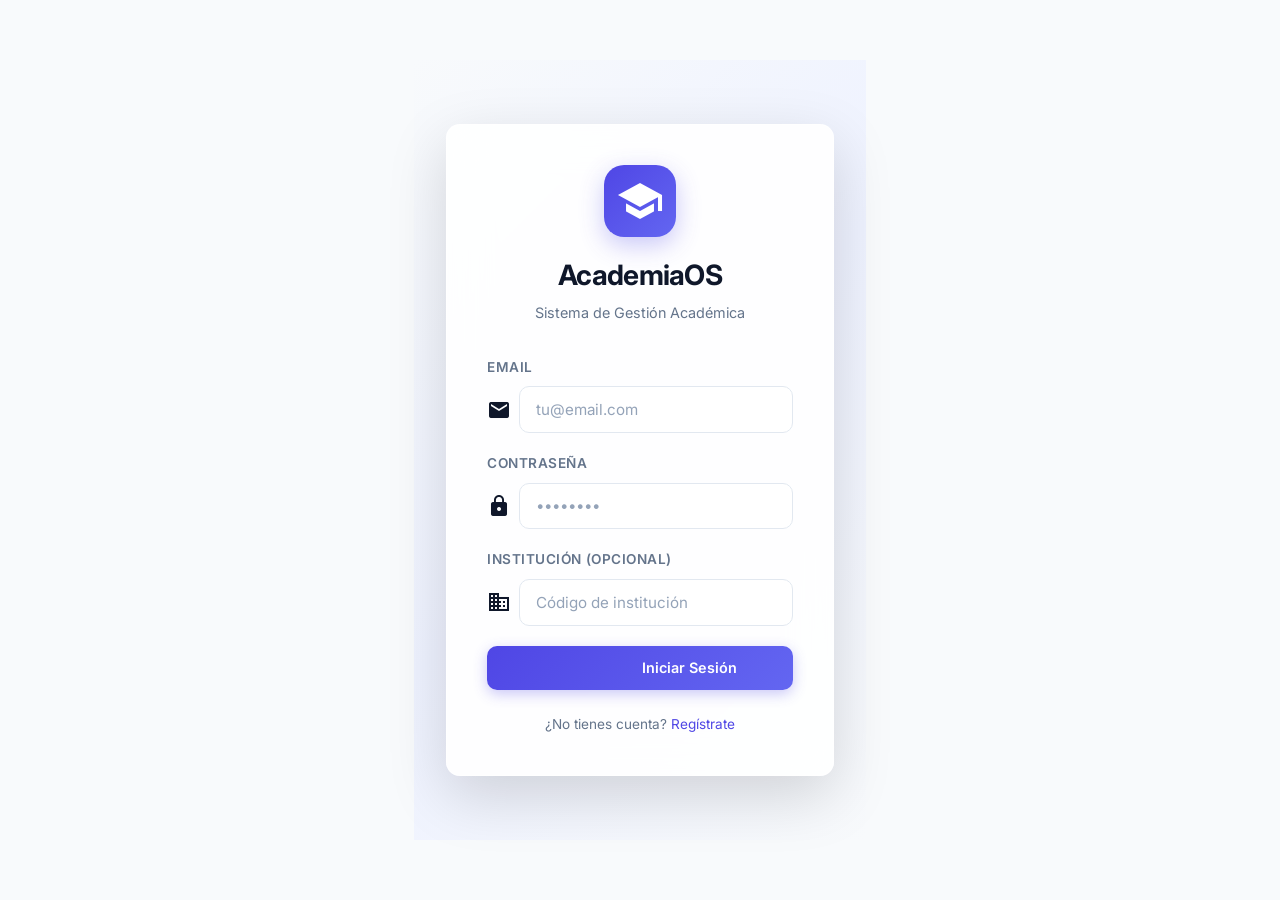
<file: assets/index.html>
<!DOCTYPE html>
<html lang="es">
<head>
    <meta charset="UTF-8">
    <meta name="viewport" content="width=device-width, initial-scale=1.0, maximum-scale=1.0, user-scalable=no">
    <meta name="description" content="AcademiaOS — Sistema de Gestión Académica Integral. Plataforma educativa de nivel empresarial.">
    <meta name="theme-color" content="#6366f1">
    <meta name="apple-mobile-web-app-capable" content="yes">
    <meta name="apple-mobile-web-app-status-bar-style" content="black-translucent">
    <title>AcademiaOS — Gestión Académica</title>
    
    <!-- Fonts -->
    <link rel="preconnect" href="https://fonts.googleapis.com">
    <link rel="preconnect" href="https://fonts.gstatic.com" crossorigin>
    <link href="https://fonts.googleapis.com/css2?family=Inter:wght@300;400;500;600;700;800&display=swap" rel="stylesheet">
    <link href="https://fonts.googleapis.com/icon?family=Material+Icons" rel="stylesheet">
    
    <!-- Styles -->
    <link rel="stylesheet" href="styles.css">
    
    <!-- PWA Manifest -->
    <link rel="manifest" href="manifest.json">
    <link rel="apple-touch-icon" href="icon-192.png">
</head>
<body>
    <!-- App Root -->
    <div id="app">
        
        <!-- ============ LOADING SCREEN ============ -->
        <div id="loading-screen" class="loading-screen">
            <div class="loading-brand">
                <div class="loading-logo-ring">
                    <span class="material-icons">school</span>
                </div>
                <h1 class="loading-title">AcademiaOS</h1>
                <p class="loading-subtitle">Cargando plataforma…</p>
            </div>
            <div class="loading-bar-track">
                <div class="loading-bar-fill"></div>
            </div>
        </div>

        <!-- ============ ERROR SCREEN ============ -->
        <div id="error-screen" class="error-screen hidden">
            <div class="error-content">
                <div class="error-icon-wrap">
                    <span class="material-icons">cloud_off</span>
                </div>
                <h2>Algo salió mal</h2>
                <p id="error-message">No se pudo conectar con el servidor</p>
                <button onclick="app.retry()" class="btn btn-primary" id="retry-btn">
                    <span class="material-icons">refresh</span>
                    Reintentar
                </button>
            </div>
        </div>

        <!-- ============ AUTH PAGES (Login / Register) ============ -->
        <div id="auth-container" class="auth-container hidden">
            <div id="auth-content"></div>
        </div>

        <!-- ============ MAIN APP SHELL ============ -->
        <div id="main-app" class="main-app hidden">
            
            <!-- Sidebar -->
            <aside class="sidebar" id="sidebar">
                <div class="sidebar-brand">
                    <span class="material-icons brand-icon">school</span>
                    <span class="brand-text">AcademiaOS</span>
                    <button class="sidebar-close-btn" id="sidebar-close-btn" aria-label="Cerrar menú">
                        <span class="material-icons">close</span>
                    </button>
                </div>
                
                <nav class="sidebar-nav" id="sidebar-nav">
                    <div class="nav-section">
                        <span class="nav-section-title">Principal</span>
                        <a href="#dashboard" class="nav-item" data-page="dashboard" id="nav-dashboard">
                            <span class="material-icons">space_dashboard</span>
                            <span>Dashboard</span>
                        </a>
                    </div>
                    <div class="nav-section">
                        <span class="nav-section-title">Académico</span>
                        <a href="#students" class="nav-item" data-page="students" id="nav-students">
                            <span class="material-icons">people</span>
                            <span>Estudiantes</span>
                        </a>
                        <a href="#courses" class="nav-item" data-page="courses" id="nav-courses">
                            <span class="material-icons">menu_book</span>
                            <span>Cursos</span>
                        </a>
                        <a href="#grades" class="nav-item" data-page="grades" id="nav-grades">
                            <span class="material-icons">grade</span>
                            <span>Calificaciones</span>
                        </a>
                        <a href="#attendance" class="nav-item" data-page="attendance" id="nav-attendance">
                            <span class="material-icons">event_available</span>
                            <span>Asistencia</span>
                        </a>
                    </div>
                    <div class="nav-section">
                        <span class="nav-section-title">Comunicación</span>
                        <a href="#messages" class="nav-item" data-page="messages" id="nav-messages">
                            <span class="material-icons">chat_bubble</span>
                            <span>Mensajes</span>
                            <span class="nav-badge hidden" id="messages-badge">0</span>
                        </a>
                        <a href="#notifications" class="nav-item" data-page="notifications" id="nav-notifications">
                            <span class="material-icons">notifications</span>
                            <span>Avisos</span>
                            <span class="nav-badge hidden" id="notifications-badge">0</span>
                        </a>
                    </div>
                    <div class="nav-section hidden" id="admin-nav-section">
                        <span class="nav-section-title">Administración</span>
                        <a href="#institutions" class="nav-item" data-page="institutions" id="nav-institutions">
                            <span class="material-icons">business</span>
                            <span>Instituciones</span>
                        </a>
                        <a href="#settings" class="nav-item" data-page="settings" id="nav-settings">
                            <span class="material-icons">settings</span>
                            <span>Configuración</span>
                        </a>
                    </div>
                </nav>

                <div class="sidebar-footer">
                    <div class="sidebar-user" id="sidebar-user">
                        <div class="user-avatar-circle" id="user-avatar">
                            <span class="material-icons">person</span>
                        </div>
                        <div class="user-meta">
                            <span class="user-name" id="sidebar-user-name">Usuario</span>
                            <span class="user-role" id="sidebar-user-role">—</span>
                        </div>
                        <button class="btn-icon" onclick="app.navigate('profile')" title="Mi perfil" id="profile-btn">
                            <span class="material-icons">chevron_right</span>
                        </button>
                    </div>
                </div>
            </aside>

            <!-- Sidebar Overlay (mobile) -->
            <div class="sidebar-overlay" id="sidebar-overlay"></div>

            <!-- Main Content Area -->
            <div class="content-area">
                <!-- Top Bar -->
                <header class="topbar" id="topbar">
                    <div class="topbar-left">
                        <button class="hamburger-btn" id="hamburger-btn" aria-label="Abrir menú">
                            <span class="material-icons">menu</span>
                        </button>
                        <h2 class="topbar-title" id="topbar-title">Dashboard</h2>
                    </div>
                    <div class="topbar-right">
                        <div class="topbar-search" id="topbar-search">
                            <span class="material-icons">search</span>
                            <input type="text" placeholder="Buscar…" id="global-search" autocomplete="off">
                        </div>
                        <button class="topbar-icon-btn" onclick="app.navigate('notifications')" title="Notificaciones" id="topbar-notif-btn">
                            <span class="material-icons">notifications_none</span>
                            <span class="topbar-badge hidden" id="topbar-notif-badge"></span>
                        </button>
                        <div class="topbar-user-menu" id="topbar-user-menu">
                            <button class="topbar-user-btn" id="topbar-user-btn">
                                <div class="user-avatar-sm" id="topbar-avatar">
                                    <span class="material-icons">person</span>
                                </div>
                                <span class="topbar-user-name" id="topbar-user-name">Usuario</span>
                                <span class="material-icons topbar-chevron">expand_more</span>
                            </button>
                            <div class="dropdown-menu" id="user-dropdown">
                                <a href="#profile" class="dropdown-item" id="dropdown-profile">
                                    <span class="material-icons">account_circle</span>
                                    Mi Perfil
                                </a>
                                <a href="#settings" class="dropdown-item" id="dropdown-settings">
                                    <span class="material-icons">settings</span>
                                    Configuración
                                </a>
                                <div class="dropdown-divider"></div>
                                <button class="dropdown-item dropdown-danger" onclick="app.logout()" id="dropdown-logout">
                                    <span class="material-icons">logout</span>
                                    Cerrar sesión
                                </button>
                            </div>
                        </div>
                    </div>
                </header>

                <!-- Page Content -->
                <main class="page-wrapper">
                    <div id="page-content" class="page-content"></div>
                </main>
            </div>
        </div>
    </div>

    <!-- Toast Container -->
    <div id="toast-container" class="toast-container"></div>

    <!-- Modal Container -->
    <div id="modal-container" class="modal-container hidden"></div>

    <!-- Scripts -->
    <script src="components-inline.js"></script>
    <script src="app.js"></script>

    <!-- Service Worker -->
    <script>
        if ('serviceWorker' in navigator) {
            window.addEventListener('load', () => {
                navigator.serviceWorker.register('/sw.js')
                    .then(() => console.log('SW registered'))
                    .catch(e => console.log('SW failed:', e));
            });
        }
    </script>

    <noscript>
        <div class="noscript-warning">
            <span class="material-icons noscript-icon">code_off</span>
            <h2>JavaScript está deshabilitado</h2>
            <p>Por favor habilite JavaScript para usar AcademiaOS</p>
        </div>
    </noscript>
</body>
</html>
</file>
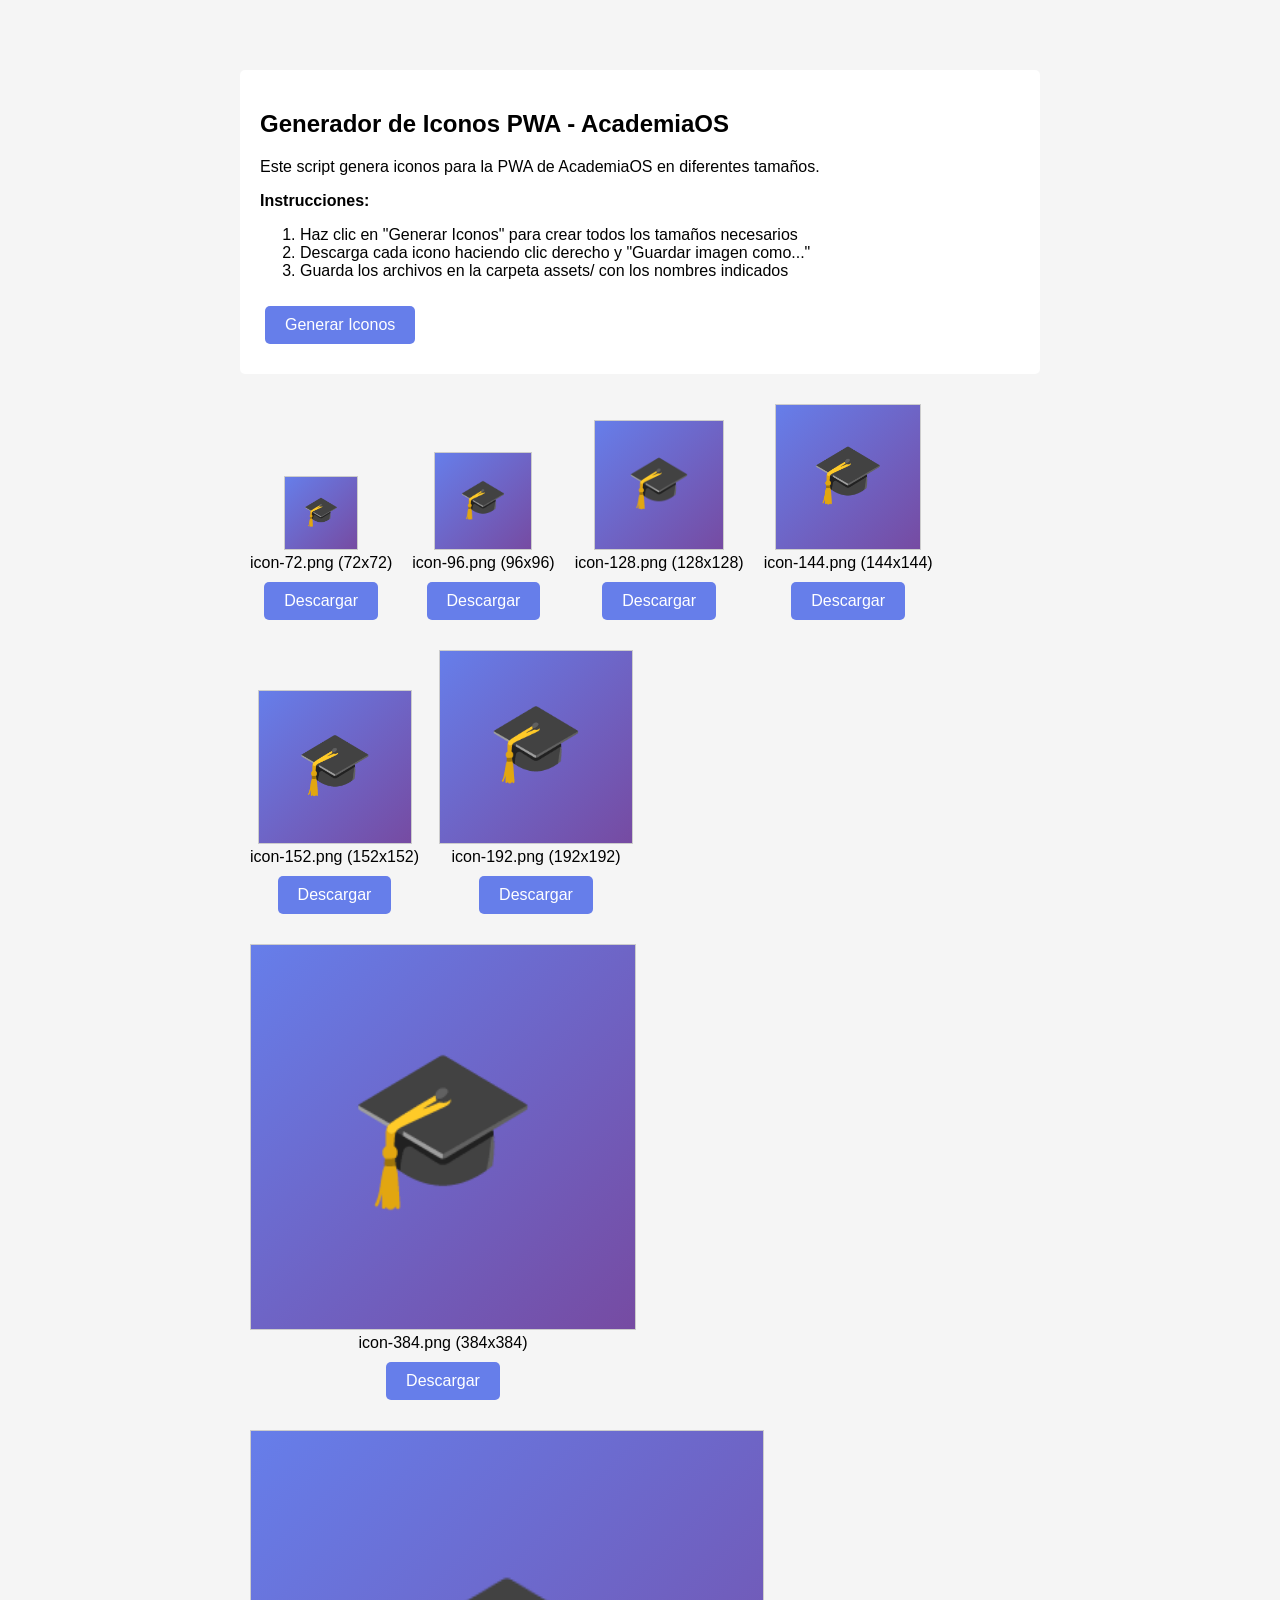
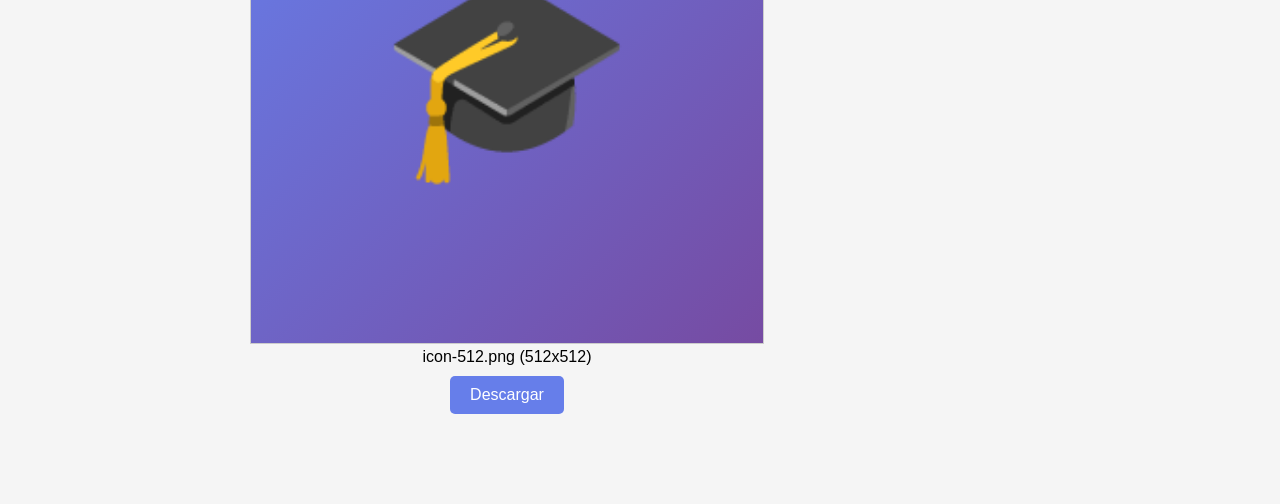
<file: assets/generate-icons.html>
<!DOCTYPE html>
<html>
<head>
    <title>Generate PWA Icons</title>
    <style>
        body {
            font-family: Arial, sans-serif;
            max-width: 800px;
            margin: 50px auto;
            padding: 20px;
            background: #f5f5f5;
        }
        .icon-preview {
            display: inline-block;
            margin: 10px;
            text-align: center;
        }
        canvas {
            border: 1px solid #ccc;
            background: white;
        }
        button {
            background: #667eea;
            color: white;
            padding: 10px 20px;
            border: none;
            border-radius: 5px;
            cursor: pointer;
            font-size: 16px;
            margin: 10px 5px;
        }
        button:hover {
            background: #5568d3;
        }
        .instructions {
            background: white;
            padding: 20px;
            border-radius: 5px;
            margin-bottom: 20px;
        }
    </style>
</head>
<body>
    <div class="instructions">
        <h2>Generador de Iconos PWA - AcademiaOS</h2>
        <p>Este script genera iconos para la PWA de AcademiaOS en diferentes tamaños.</p>
        <p><strong>Instrucciones:</strong></p>
        <ol>
            <li>Haz clic en "Generar Iconos" para crear todos los tamaños necesarios</li>
            <li>Descarga cada icono haciendo clic derecho y "Guardar imagen como..."</li>
            <li>Guarda los archivos en la carpeta assets/ con los nombres indicados</li>
        </ol>
        <button onclick="generateAllIcons()">Generar Iconos</button>
    </div>
    
    <div id="icons-container"></div>
    
    <script>
        const sizes = [
            { size: 72, name: 'icon-72.png' },
            { size: 96, name: 'icon-96.png' },
            { size: 128, name: 'icon-128.png' },
            { size: 144, name: 'icon-144.png' },
            { size: 152, name: 'icon-152.png' },
            { size: 192, name: 'icon-192.png' },
            { size: 384, name: 'icon-384.png' },
            { size: 512, name: 'icon-512.png' }
        ];
        
        function generateIcon(size) {
            const canvas = document.createElement('canvas');
            canvas.width = size;
            canvas.height = size;
            const ctx = canvas.getContext('2d');
            
            // Background gradient
            const gradient = ctx.createLinearGradient(0, 0, size, size);
            gradient.addColorStop(0, '#667eea');
            gradient.addColorStop(1, '#764ba2');
            ctx.fillStyle = gradient;
            ctx.fillRect(0, 0, size, size);
            
            // Draw school icon
            ctx.fillStyle = 'white';
            ctx.font = `${size * 0.4}px Arial`;
            ctx.textAlign = 'center';
            ctx.textBaseline = 'middle';
            ctx.fillText('🎓', size / 2, size / 2);
            
            return canvas;
        }
        
        function generateAllIcons() {
            const container = document.getElementById('icons-container');
            container.innerHTML = '';
            
            sizes.forEach(({ size, name }) => {
                const canvas = generateIcon(size);
                canvas.id = `icon-${size}`;
                
                const wrapper = document.createElement('div');
                wrapper.className = 'icon-preview';
                
                const label = document.createElement('div');
                label.textContent = `${name} (${size}x${size})`;
                
                const downloadBtn = document.createElement('button');
                downloadBtn.textContent = 'Descargar';
                downloadBtn.onclick = () => downloadIcon(canvas, name);
                
                wrapper.appendChild(canvas);
                wrapper.appendChild(label);
                wrapper.appendChild(downloadBtn);
                container.appendChild(wrapper);
            });
        }
        
        function downloadIcon(canvas, filename) {
            const link = document.createElement('a');
            link.download = filename;
            link.href = canvas.toDataURL('image/png');
            link.click();
        }
        
        // Auto-generate on load
        window.onload = generateAllIcons;
    </script>
</body>
</html>
</file>
<file: assets/styles.css>
/* ============================================================================
   AcademiaOS — Modern Light Theme
   Elegant, minimalist, clean white design system
   ============================================================================ */

/* ---------- CSS Custom Properties ---------- */
:root {
    --color-primary: #4f46e5;
    --color-primary-light: #6366f1;
    --color-primary-dark: #4338ca;
    --color-primary-bg: #eef2ff;

    --color-success: #059669;
    --color-success-bg: #ecfdf5;
    --color-warning: #d97706;
    --color-warning-bg: #fffbeb;
    --color-error: #dc2626;
    --color-error-bg: #fef2f2;
    --color-info: #2563eb;
    --color-info-bg: #eff6ff;

    --color-bg: #f8fafc;
    --color-surface: #ffffff;
    --color-surface-hover: #f1f5f9;
    --color-border: #e2e8f0;
    --color-border-light: #f1f5f9;

    --color-text: #0f172a;
    --color-text-secondary: #64748b;
    --color-text-muted: #94a3b8;

    --shadow-xs: 0 1px 2px rgba(0,0,0,0.04);
    --shadow-sm: 0 1px 3px rgba(0,0,0,0.06), 0 1px 2px rgba(0,0,0,0.04);
    --shadow-md: 0 4px 6px -1px rgba(0,0,0,0.07), 0 2px 4px -2px rgba(0,0,0,0.05);
    --shadow-lg: 0 10px 15px -3px rgba(0,0,0,0.08), 0 4px 6px -4px rgba(0,0,0,0.04);
    --shadow-xl: 0 20px 25px -5px rgba(0,0,0,0.08), 0 8px 10px -6px rgba(0,0,0,0.04);

    --radius-sm: 6px;
    --radius-md: 10px;
    --radius-lg: 14px;
    --radius-xl: 20px;
    --radius-full: 9999px;

    --font-family: 'Inter', -apple-system, BlinkMacSystemFont, 'Segoe UI', sans-serif;
    --transition: 200ms cubic-bezier(0.4, 0, 0.2, 1);
}

/* ---------- Reset & Base ---------- */
*, *::before, *::after { box-sizing: border-box; margin: 0; padding: 0; }

html { font-size: 16px; -webkit-font-smoothing: antialiased; -moz-osx-font-smoothing: grayscale; }

body {
    font-family: var(--font-family);
    background: var(--color-bg);
    color: var(--color-text);
    line-height: 1.6;
    min-height: 100vh;
}

a { color: var(--color-primary); text-decoration: none; transition: color var(--transition); }
a:hover { color: var(--color-primary-dark); }

h1 { font-size: 1.75rem; font-weight: 700; letter-spacing: -0.025em; color: var(--color-text); }
h2 { font-size: 1.25rem; font-weight: 600; letter-spacing: -0.02em; color: var(--color-text); }
h3 { font-size: 1rem; font-weight: 600; color: var(--color-text-secondary); }

/* ---------- Utility ---------- */
.hidden { display: none !important; }

/* ---------- Loading Screen ---------- */
.loading-screen {
    position: fixed; inset: 0; z-index: 9999;
    display: flex; flex-direction: column; align-items: center; justify-content: center; gap: 2rem;
    background: linear-gradient(135deg, var(--color-bg) 0%, var(--color-primary-bg) 100%);
}
.loading-screen p { color: var(--color-text-secondary); font-size: 0.95rem; font-weight: 500; }

.loading-brand {
    text-align: center;
    animation: fadeInUp 0.6s ease-out;
}

.loading-logo-ring {
    width: 80px; height: 80px;
    border-radius: 50%;
    background: linear-gradient(135deg, var(--color-primary) 0%, var(--color-primary-light) 100%);
    display: flex; align-items: center; justify-content: center;
    margin: 0 auto 1rem;
    box-shadow: 0 10px 40px rgba(79, 70, 229, 0.3);
    animation: pulse 2s ease-in-out infinite;
}
.loading-logo-ring .material-icons {
    font-size: 2.5rem !important;
    color: #fff;
}

.loading-title {
    font-size: 1.5rem; font-weight: 700;
    color: var(--color-text);
    margin-bottom: 0.5rem;
    letter-spacing: -0.02em;
}

.loading-subtitle {
    color: var(--color-text-secondary);
    font-size: 0.9rem;
}

.loading-bar-track {
    width: 200px; height: 4px;
    background: var(--color-border);
    border-radius: var(--radius-full);
    overflow: hidden;
}

.loading-bar-fill {
    height: 100%;
    background: linear-gradient(90deg, var(--color-primary) 0%, var(--color-primary-light) 100%);
    border-radius: var(--radius-full);
    animation: loadingBar 1.5s ease-in-out infinite;
}

@keyframes loadingBar {
    0% { width: 0%; }
    50% { width: 70%; }
    100% { width: 100%; }
}

@keyframes pulse {
    0%, 100% { transform: scale(1); }
    50% { transform: scale(1.05); }
}

@keyframes fadeInUp {
    from {
        opacity: 0;
        transform: translateY(20px);
    }
    to {
        opacity: 1;
        transform: translateY(0);
    }
}

.loading-spinner {
    width: 36px; height: 36px;
    border: 3px solid var(--color-border);
    border-top-color: var(--color-primary);
    border-radius: 50%;
    animation: spin 0.7s linear infinite;
}
@keyframes spin { to { transform: rotate(360deg); } }

/* ---------- Error Screen ---------- */
.error-screen {
    position: fixed; inset: 0; z-index: 9998;
    display: flex; align-items: center; justify-content: center;
    background: var(--color-surface);
}
.error-content { text-align: center; }
.error-icon { font-size: 4rem !important; color: var(--color-error); margin-bottom: 1rem; }
.error-content h2 { margin-bottom: 0.5rem; }
.error-content p { color: var(--color-text-secondary); margin-bottom: 1.5rem; }

/* ---------- Main Content ---------- */
.main-content {
    max-width: 1800px; margin: 0 auto;
    padding: 2.5rem 2rem;
}

/* ---------- Glass Card ---------- */
.glass-card {
    background: rgba(255, 255, 255, 0.8);
    backdrop-filter: blur(20px);
    -webkit-backdrop-filter: blur(20px);
    border: 1px solid rgba(255, 255, 255, 0.5);
    border-radius: var(--radius-lg);
    box-shadow: var(--shadow-md);
    transition: all var(--transition);
}
.glass-card:hover {
    box-shadow: var(--shadow-lg);
    transform: translateY(-2px);
}

/* ---------- Login ---------- */
.login-container {
    display: flex; align-items: center; justify-content: center;
    min-height: calc(100vh - 120px); padding: 2rem;
    background: linear-gradient(135deg, var(--color-bg) 0%, var(--color-primary-bg) 50%, var(--color-bg) 100%);
}
.login-card {
    width: 100%; max-width: 420px; padding: 2.5rem;
    background: rgba(255, 255, 255, 0.9);
    backdrop-filter: blur(20px);
    -webkit-backdrop-filter: blur(20px);
    box-shadow: 0 20px 60px rgba(0, 0, 0, 0.15);
}
body.dark-mode .login-card {
    background: rgba(30, 41, 59, 0.9);
}
.login-header {
    text-align: center; margin-bottom: 2rem;
}
.login-icon {
    font-size: 3rem !important;
    color: #fff;
    background: linear-gradient(135deg, var(--color-primary) 0%, var(--color-primary-light) 100%);
    width: 72px; height: 72px; border-radius: var(--radius-xl);
    display: inline-flex; align-items: center; justify-content: center;
    margin-bottom: 1rem;
    box-shadow: 0 8px 24px rgba(79, 70, 229, 0.3);
}
.login-header h1 { margin-bottom: 0.25rem; }
.login-header p { color: var(--color-text-secondary); font-size: 0.9rem; }
.login-form { display: flex; flex-direction: column; gap: 1.25rem; }
.login-footer { text-align: center; margin-top: 1.5rem; font-size: 0.85rem; color: var(--color-text-secondary); }

/* ---------- Form Elements ---------- */
.form-group { display: flex; flex-direction: column; gap: 0.5rem; }
.form-group label { font-size: 0.85rem; font-weight: 600; color: var(--color-text-secondary); text-transform: uppercase; letter-spacing: 0.04em; }

.input-wrapper {
    display: flex; align-items: center; gap: 0.5rem;
}
.input-wrapper input {
    width: 100%; padding: 0.8rem 1rem;
    border: 1.5px solid var(--color-border);
    border-radius: var(--radius-md);
    font-family: var(--font-family); font-size: 0.95rem;
    color: var(--color-text); background: var(--color-surface);
    transition: all var(--transition); outline: none;
    min-height: 44px;
}
.input-wrapper input:focus {
    border-color: var(--color-primary);
    box-shadow: 0 0 0 3px rgba(79, 70, 229, 0.1);
}
.input-wrapper input::placeholder { color: var(--color-text-muted); }

.glass-input, .glass-select, .glass-textarea {
    width: 100%; padding: 0.8rem 1rem;
    border: 1.5px solid var(--color-border);
    border-radius: var(--radius-md);
    font-family: var(--font-family); font-size: 0.95rem;
    color: var(--color-text); background: var(--color-surface);
    transition: all var(--transition); outline: none;
    min-height: 44px;
}
.glass-input:focus, .glass-select:focus, .glass-textarea:focus {
    border-color: var(--color-primary);
    box-shadow: 0 0 0 3px rgba(79, 70, 229, 0.1);
}
.glass-textarea { resize: vertical; min-height: 100px; line-height: 1.5; }

/* ---------- Buttons ---------- */
.btn-primary {
    display: inline-flex; align-items: center; justify-content: center; gap: 0.5rem;
    padding: 0.75rem 1.5rem;
    background: linear-gradient(135deg, var(--color-primary) 0%, var(--color-primary-light) 100%);
    color: #fff;
    border: none; border-radius: var(--radius-md);
    font-family: var(--font-family); font-size: 0.9rem; font-weight: 600;
    cursor: pointer; transition: all var(--transition);
    box-shadow: 0 4px 14px rgba(79, 70, 229, 0.3);
    position: relative;
    overflow: hidden;
    min-height: 44px;
    touch-action: manipulation;
}
.btn-primary::before {
    content: '';
    position: absolute;
    top: 0; left: -100%;
    width: 100%; height: 100%;
    background: linear-gradient(90deg, transparent, rgba(255,255,255,0.2), transparent);
    transition: left 0.5s;
}
.btn-primary:hover::before { left: 100%; }
.btn-primary:hover {
    background: linear-gradient(135deg, var(--color-primary-dark) 0%, var(--color-primary) 100%);
    box-shadow: 0 6px 20px rgba(79, 70, 229, 0.4);
    transform: translateY(-2px);
}
.btn-primary:active { transform: translateY(0); }
.btn-primary .material-icons { font-size: 1.1rem; }
.btn-full { width: 100%; }

.btn-secondary {
    display: inline-flex; align-items: center; justify-content: center; gap: 0.5rem;
    padding: 0.7rem 1.3rem;
    background: var(--color-surface); color: var(--color-text-secondary);
    border: 1.5px solid var(--color-border); border-radius: var(--radius-md);
    font-family: var(--font-family); font-size: 0.9rem; font-weight: 500;
    cursor: pointer; transition: all var(--transition);
    min-height: 44px;
    touch-action: manipulation;
}
.btn-secondary:hover {
    background: var(--color-surface-hover);
    border-color: var(--color-primary);
    color: var(--color-primary);
    transform: translateY(-1px);
}
.btn-secondary:disabled { opacity: 0.4; cursor: not-allowed; }

.btn-icon {
    display: inline-flex; align-items: center; justify-content: center;
    width: 44px; height: 44px; padding: 0;
    background: transparent; border: none; border-radius: var(--radius-sm);
    color: var(--color-text-muted); cursor: pointer;
    transition: all var(--transition);
    touch-action: manipulation;
}
.btn-icon .material-icons { font-size: 1.2rem; }
.btn-icon:hover {
    background: var(--color-primary-bg);
    color: var(--color-primary);
    transform: scale(1.1);
}
.btn-icon.btn-danger:hover { background: var(--color-error-bg); color: var(--color-error); }

/* ---------- Dashboard ---------- */
.dashboard-container { display: flex; flex-direction: column; gap: 2rem; }
.dashboard-header p { color: var(--color-text-secondary); font-size: 1rem; margin-top: 0.5rem; }

.stats-grid {
    display: grid; grid-template-columns: repeat(auto-fit, minmax(280px, 1fr)); gap: 1.5rem;
}
.stat-card {
    display: flex; align-items: center; gap: 1rem;
    padding: 1.25rem 1.5rem;
    background: linear-gradient(135deg, rgba(255,255,255,0.9) 0%, rgba(255,255,255,0.7) 100%);
    transition: all var(--transition);
}
.stat-card:hover {
    transform: translateY(-4px);
    box-shadow: var(--shadow-lg);
}
.stat-icon {
    width: 52px; height: 52px; border-radius: var(--radius-md);
    display: flex; align-items: center; justify-content: center; flex-shrink: 0;
    box-shadow: 0 4px 12px rgba(0,0,0,0.1);
}
.stat-icon .material-icons { font-size: 1.5rem; }
.stat-icon-blue { 
    background: linear-gradient(135deg, #eef2ff 0%, #e0e7ff 100%); 
    color: #4f46e5; 
}
.stat-icon-green { 
    background: linear-gradient(135deg, #ecfdf5 0%, #d1fae5 100%); 
    color: #059669; 
}
.stat-icon-purple { 
    background: linear-gradient(135deg, #f5f3ff 0%, #ede9fe 100%); 
    color: #7c3aed; 
}
.stat-icon-orange { 
    background: linear-gradient(135deg, #fff7ed 0%, #fed7aa 100%); 
    color: #ea580c; 
}

.stat-content h3 { font-size: 0.78rem; text-transform: uppercase; letter-spacing: 0.04em; color: var(--color-text-muted); font-weight: 600; }
.stat-number { font-size: 1.75rem; font-weight: 700; color: var(--color-text); letter-spacing: -0.03em; margin-top: 0.1rem; }

.dashboard-content { display: flex; flex-direction: column; gap: 1rem; }
.card-header { padding: 1.25rem 1.5rem; border-bottom: 1px solid var(--color-border-light); }
.card-header h2 { font-size: 1rem; }

.activity-list { padding: 0.5rem 0; }
.activity-item {
    display: flex; align-items: flex-start; gap: 0.75rem;
    padding: 0.85rem 1.5rem;
    transition: background var(--transition);
}
.activity-item:hover { background: var(--color-surface-hover); }
.activity-icon { font-size: 1.2rem !important; color: var(--color-success); margin-top: 2px; }
.activity-content p { font-size: 0.9rem; }
.activity-time { font-size: 0.78rem; color: var(--color-text-muted); }

/* ---------- Page Layout ---------- */
.page-container { 
    display: flex; flex-direction: column; gap: 2rem;
    animation: fadeIn 0.3s ease-out;
}
@keyframes fadeIn {
    from { opacity: 0; }
    to { opacity: 1; }
}
.page-header {
    display: flex; align-items: center; justify-content: space-between;
    flex-wrap: wrap; gap: 1.5rem;
    padding-bottom: 1rem;
    border-bottom: 1px solid var(--color-border-light);
}

/* ---------- Filters ---------- */
.filters-card {
    display: flex; align-items: center; gap: 1.5rem; flex-wrap: wrap;
    padding: 1rem 1.5rem;
}
.filter-group {
    display: flex; align-items: center; gap: 0.5rem;
}
.filter-group label { font-size: 0.8rem; font-weight: 600; color: var(--color-text-secondary); white-space: nowrap; }

/* ---------- Data Table ---------- */
.table-container { overflow-x: auto; }

.data-table {
    width: 100%; border-collapse: collapse;
    font-size: 0.9rem;
}
.data-table thead th {
    padding: 1.25rem 1.5rem; text-align: left;
    font-size: 0.8rem; font-weight: 700; text-transform: uppercase; letter-spacing: 0.06em;
    color: var(--color-text-muted);
    background: linear-gradient(135deg, var(--color-bg) 0%, var(--color-surface-hover) 100%);
    border-bottom: 2px solid var(--color-border);
    position: sticky;
    top: 0;
    z-index: 10;
}
.data-table tbody td {
    padding: 1.25rem 1.5rem;
    border-bottom: 1px solid var(--color-border-light);
    color: var(--color-text);
}
.data-table tbody tr { transition: background var(--transition); }
.data-table tbody tr:hover { background: var(--color-surface-hover); }
.data-table tbody tr:last-child td { border-bottom: none; }

.loading-row, .empty-row {
    text-align: center; padding: 3rem 1rem !important;
    color: var(--color-text-muted);
}
.loading-row { display: flex; flex-direction: column; align-items: center; gap: 0.75rem; }
.empty-row { display: flex; flex-direction: column; align-items: center; gap: 0.5rem; }
.empty-icon { font-size: 2.5rem !important; color: var(--color-text-muted); opacity: 0.5; }

/* ---------- Status Badges ---------- */
.status-badge {
    display: inline-flex; align-items: center;
    padding: 0.25rem 0.75rem;
    font-size: 0.72rem; font-weight: 600; text-transform: uppercase; letter-spacing: 0.03em;
    border-radius: var(--radius-full);
    box-shadow: 0 2px 4px rgba(0,0,0,0.1);
}
.status-active { 
    background: linear-gradient(135deg, var(--color-success-bg) 0%, #d1fae5 100%); 
    color: var(--color-success); 
}
.status-inactive { 
    background: linear-gradient(135deg, var(--color-error-bg) 0%, #fecaca 100%); 
    color: var(--color-error); 
}
.status-read { 
    background: linear-gradient(135deg, var(--color-border-light) 0%, #e2e8f0 100%); 
    color: var(--color-text-muted); 
}
.status-unread { 
    background: linear-gradient(135deg, var(--color-info-bg) 0%, #dbeafe 100%); 
    color: var(--color-info); 
}

.notification-badge {
    display: inline-flex; padding: 0.2rem 0.6rem;
    font-size: 0.72rem; font-weight: 600; border-radius: var(--radius-full);
}
.notification-info { background: var(--color-info-bg); color: var(--color-info); }
.notification-warning { background: var(--color-warning-bg); color: var(--color-warning); }
.notification-success { background: var(--color-success-bg); color: var(--color-success); }
.notification-error { background: var(--color-error-bg); color: var(--color-error); }

/* ---------- Pagination ---------- */
.pagination {
    display: flex; align-items: center; justify-content: center; gap: 1rem;
    padding: 1rem 1.5rem;
    border-top: 1px solid var(--color-border-light);
}
.pagination span { font-size: 0.85rem; color: var(--color-text-secondary); font-weight: 500; }

/* ---------- Empty State ---------- */
.empty-state {
    display: flex; flex-direction: column; align-items: center; justify-content: center;
    padding: 4rem 2rem; text-align: center;
}
.empty-state .material-icons { font-size: 3.5rem !important; color: var(--color-text-muted); opacity: 0.35; margin-bottom: 1rem; }
.empty-state h2 { margin-bottom: 0.5rem; font-size: 1.15rem; }
.empty-state p { color: var(--color-text-secondary); font-size: 0.9rem; margin-bottom: 1.5rem; max-width: 360px; }

/* ---------- Skeleton Loading ---------- */
.skeleton {
    background: linear-gradient(90deg, var(--color-border-light) 25%, var(--color-surface-hover) 50%, var(--color-border-light) 75%);
    background-size: 200% 100%;
    animation: skeleton-loading 1.5s ease-in-out infinite;
    border-radius: var(--radius-md);
}
@keyframes skeleton-loading {
    0% { background-position: 200% 0; }
    100% { background-position: -200% 0; }
}

.skeleton-text {
    height: 1rem;
    margin-bottom: 0.5rem;
}
.skeleton-text-sm { height: 0.75rem; }
.skeleton-text-lg { height: 1.5rem; }

.skeleton-avatar {
    width: 40px; height: 40px;
    border-radius: 50%;
}

.skeleton-card {
    height: 120px;
}

/* ---------- Toast Notifications ---------- */
.toast-container {
    position: fixed; bottom: 1.5rem; right: 1.5rem; z-index: 10000;
    display: flex; flex-direction: column; gap: 0.5rem;
}
.toast {
    display: flex; align-items: center; gap: 0.6rem;
    padding: 0.8rem 1.25rem;
    background: var(--color-surface);
    border: 1px solid var(--color-border);
    border-radius: var(--radius-md);
    box-shadow: var(--shadow-lg);
    font-size: 0.875rem; font-weight: 500;
    animation: slideIn 0.3s cubic-bezier(0.16, 1, 0.3, 1);
    min-width: 280px;
}
.toast .material-icons { font-size: 1.2rem; }
.toast-success { border-left: 3px solid var(--color-success); }
.toast-success .material-icons { color: var(--color-success); }
.toast-error { border-left: 3px solid var(--color-error); }
.toast-error .material-icons { color: var(--color-error); }
.toast-warning { border-left: 3px solid var(--color-warning); }
.toast-warning .material-icons { color: var(--color-warning); }
.toast-info { border-left: 3px solid var(--color-info); }
.toast-info .material-icons { color: var(--color-info); }

.toast.fade-out { animation: slideOut 0.3s ease forwards; }

@keyframes slideIn { from { opacity: 0; transform: translateX(40px); } to { opacity: 1; transform: translateX(0); } }
@keyframes slideOut { from { opacity: 1; transform: translateX(0); } to { opacity: 0; transform: translateX(40px); } }

/* ---------- Modal ---------- */
.modal-container { position: fixed; inset: 0; z-index: 1000; }
.modal-overlay {
    position: absolute; inset: 0;
    background: rgba(15, 23, 42, 0.4);
    backdrop-filter: blur(4px);
    display: flex; align-items: center; justify-content: center;
    padding: 1.5rem;
    animation: fadeIn 0.2s ease;
}
.modal-content {
    background: var(--color-surface);
    border-radius: var(--radius-lg);
    box-shadow: var(--shadow-xl);
    width: 100%; max-width: 500px;
    max-height: 90vh; overflow-y: auto;
    animation: scaleIn 0.25s cubic-bezier(0.16, 1, 0.3, 1);
}
.modal-header {
    display: flex; align-items: center; justify-content: space-between;
    padding: 1.25rem 1.5rem;
    border-bottom: 1px solid var(--color-border-light);
}
.modal-form { padding: 1.5rem; display: flex; flex-direction: column; gap: 1.25rem; }
.form-actions { display: flex; justify-content: flex-end; gap: 0.75rem; padding-top: 0.5rem; }

@keyframes fadeIn { from { opacity: 0; } to { opacity: 1; } }
@keyframes scaleIn { from { opacity: 0; transform: scale(0.95); } to { opacity: 1; transform: scale(1); } }

/* ---------- Noscript ---------- */
.noscript-warning {
    display: flex; flex-direction: column; align-items: center; justify-content: center;
    min-height: 100vh; text-align: center; padding: 2rem;
    color: var(--color-text-secondary);
}
.noscript-icon {
    font-size: 4rem !important;
    color: #6366f1;
}

/* ---------- Responsive ---------- */
@media (min-width: 1400px) {
    .main-content { padding: 3rem 2.5rem; }
    .stats-grid { grid-template-columns: repeat(4, 1fr); }
    .dashboard-container { gap: 2.5rem; }
    .topbar { padding: 0 2.5rem; height: 80px; }
    .glass-card { padding: 2rem 2.5rem; }
    .data-table thead th { padding: 1.5rem 2rem; }
    .data-table tbody td { padding: 1.5rem 2rem; }
}

@media (max-width: 1024px) {
    .sidebar { width: 280px; }
    .stats-grid { grid-template-columns: repeat(auto-fit, minmax(240px, 1fr)); }
}

@media (max-width: 768px) {
    .main-content { padding: 1.25rem 1rem; }
    .stats-grid { grid-template-columns: 1fr 1fr; }
    .login-card { padding: 1.75rem; max-width: 100%; }
    .filters-card { flex-direction: column; align-items: stretch; }
    .page-header { flex-direction: column; align-items: flex-start; }
    .profile-header { flex-direction: column; text-align: center; }
    .profile-avatar-large { margin: 0 auto 1rem; }
    .topbar { padding: 0 1rem; height: 64px; }
    .topbar-search { display: none; }
    .glass-card { padding: 1.5rem 1.25rem; }
    .data-table thead th { padding: 1rem 1.25rem; font-size: 0.75rem; }
    .data-table tbody td { padding: 1rem 1.25rem; font-size: 0.85rem; }
    .btn-primary { padding: 0.75rem 1.25rem; }
    .btn-secondary { padding: 0.65rem 1.15rem; }
}

@media (max-width: 480px) {
    .stats-grid { grid-template-columns: 1fr; }
    .nav-user .user-name { display: none; }
    .main-content { padding: 1rem 0.75rem; }
    .glass-card { padding: 1.25rem 1rem; }
    .page-header h1 { font-size: 1.5rem; }
    .stat-card { padding: 1rem 1.25rem; }
    .stat-icon { width: 44px; height: 44px; }
    .stat-icon .material-icons { font-size: 1.3rem; }
    .stat-number { font-size: 1.5rem; }
    .data-table thead th { padding: 0.85rem 1rem; font-size: 0.7rem; }
    .data-table tbody td { padding: 0.85rem 1rem; font-size: 0.8rem; }
}

/* ---------- Sidebar ---------- */
.sidebar {
    position: fixed; top: 0; left: 0; bottom: 0; z-index: 200;
    width: 320px;
    background: var(--color-surface);
    border-right: 1px solid var(--color-border);
    display: flex; flex-direction: column;
    transform: translateX(-100%);
    transition: transform 0.3s cubic-bezier(0.4, 0, 0.2, 1);
    backdrop-filter: blur(20px);
    -webkit-backdrop-filter: blur(20px);
}
.sidebar.open { transform: translateX(0); }

.sidebar-brand {
    display: flex; align-items: center; gap: 0.75rem;
    padding: 1.25rem 1.5rem;
    border-bottom: 1px solid var(--color-border-light);
}
.brand-icon { font-size: 1.5rem !important; color: var(--color-primary); }
.brand-text { font-weight: 700; font-size: 1.1rem; letter-spacing: -0.02em; }

.sidebar-close-btn {
    margin-left: auto;
    display: none;
}
@media (max-width: 1024px) {
    .sidebar-close-btn { display: flex; }
}

.sidebar-nav {
    flex: 1;
    overflow-y: auto;
    padding: 1rem 0.75rem;
}

.nav-section { margin-bottom: 1rem; }
.nav-section-title {
    font-size: 0.7rem; font-weight: 700; text-transform: uppercase; letter-spacing: 0.08em;
    color: var(--color-text-muted);
    padding: 0.5rem 0.75rem 0.5rem;
}

.nav-item {
    display: flex; align-items: center; gap: 0.75rem;
    padding: 0.65rem 0.75rem;
    border-radius: var(--radius-md);
    color: var(--color-text-secondary);
    font-size: 0.9rem; font-weight: 500;
    transition: all var(--transition);
    margin-bottom: 0.15rem;
}
.nav-item:hover {
    color: var(--color-primary);
    background: var(--color-primary-bg);
}
.nav-item.active {
    color: var(--color-primary);
    background: var(--color-primary-bg);
    font-weight: 600;
}
.nav-item .material-icons { font-size: 1.25rem; }

.nav-badge {
    margin-left: auto;
    background: var(--color-error);
    color: #fff;
    font-size: 0.7rem; font-weight: 600;
    padding: 0.15rem 0.5rem;
    border-radius: var(--radius-full);
    min-width: 20px; text-align: center;
}

.sidebar-footer {
    padding: 1rem 0.75rem;
    border-top: 1px solid var(--color-border-light);
}

.sidebar-user {
    display: flex; align-items: center; gap: 0.75rem;
    padding: 0.75rem;
    border-radius: var(--radius-md);
    transition: background var(--transition);
}
.sidebar-user:hover { background: var(--color-surface-hover); }

.user-avatar-circle {
    width: 40px; height: 40px;
    border-radius: var(--radius-full);
    background: var(--color-primary-bg);
    display: flex; align-items: center; justify-content: center;
    color: var(--color-primary);
}
.user-avatar-circle .material-icons { font-size: 1.5rem !important; }

.user-meta { flex: 1; min-width: 0; }
.user-name {
    font-size: 0.85rem; font-weight: 600;
    color: var(--color-text);
    white-space: nowrap; overflow: hidden; text-overflow: ellipsis;
}
.user-role {
    font-size: 0.75rem; color: var(--color-text-muted);
}

.sidebar-overlay {
    position: fixed; inset: 0; z-index: 199;
    background: rgba(15, 23, 42, 0.4);
    backdrop-filter: blur(2px);
    opacity: 0; pointer-events: none;
    transition: opacity var(--transition);
}
.sidebar-overlay.active { opacity: 1; pointer-events: auto; }

@media (min-width: 1025px) {
    .sidebar {
        transform: translateX(0);
    }
    .sidebar-overlay { display: none; }
}

/* ---------- Topbar ---------- */
.topbar {
    display: flex; align-items: center; justify-content: space-between;
    padding: 0 2rem;
    height: 72px;
    background: rgba(255, 255, 255, 0.8);
    backdrop-filter: blur(20px);
    -webkit-backdrop-filter: blur(20px);
    border-bottom: 1px solid var(--color-border);
    position: sticky;
    top: 0;
    z-index: 100;
}

body.dark-mode .topbar {
    background: rgba(30, 41, 59, 0.8);
}

.topbar-left { display: flex; align-items: center; gap: 1rem; }

.hamburger-btn {
    display: none;
    width: 36px; height: 36px;
    border: none; border-radius: var(--radius-md);
    background: transparent;
    color: var(--color-text-muted);
    cursor: pointer;
    transition: all var(--transition);
}
.hamburger-btn:hover { background: var(--color-surface-hover); color: var(--color-text); }
.hamburger-btn .material-icons { font-size: 1.25rem; }
@media (max-width: 1024px) {
    .hamburger-btn { display: flex; }
}

.topbar-title {
    font-size: 1.1rem; font-weight: 600;
    color: var(--color-text);
}

.topbar-right { display: flex; align-items: center; gap: 0.75rem; }

.topbar-search {
    display: flex; align-items: center;
    padding: 0.5rem 0.75rem;
    background: var(--color-bg);
    border-radius: var(--radius-md);
    border: 1px solid var(--color-border);
    transition: all var(--transition);
}
.topbar-search:focus-within {
    border-color: var(--color-primary);
    box-shadow: 0 0 0 3px rgba(79, 70, 229, 0.1);
}
.topbar-search .material-icons {
    font-size: 1.1rem !important;
    color: var(--color-text-muted);
    margin-right: 0.5rem;
}
.topbar-search input {
    border: none; background: transparent;
    font-family: var(--font-family); font-size: 0.85rem;
    color: var(--color-text);
    outline: none;
    width: 200px;
}
.topbar-search input::placeholder { color: var(--color-text-muted); }
@media (max-width: 768px) {
    .topbar-search { display: none; }
}

.topbar-icon-btn {
    position: relative;
    width: 36px; height: 36px;
    border: none; border-radius: var(--radius-md);
    background: transparent;
    color: var(--color-text-muted);
    cursor: pointer;
    transition: all var(--transition);
}
.topbar-icon-btn:hover { background: var(--color-surface-hover); color: var(--color-text); }
.topbar-icon-btn .material-icons { font-size: 1.2rem; }

.topbar-badge {
    position: absolute; top: -2px; right: -2px;
    background: var(--color-error);
    color: #fff;
    font-size: 0.65rem; font-weight: 700;
    padding: 0.1rem 0.35rem;
    border-radius: var(--radius-full);
    min-width: 16px; text-align: center;
}

.topbar-user-menu { position: relative; }

.topbar-user-btn {
    display: flex; align-items: center; gap: 0.5rem;
    padding: 0.4rem 0.75rem;
    border: none; border-radius: var(--radius-md);
    background: transparent;
    cursor: pointer;
    transition: all var(--transition);
}
.topbar-user-btn:hover { background: var(--color-surface-hover); }

.user-avatar-sm {
    width: 32px; height: 32px;
    border-radius: var(--radius-full);
    background: var(--color-primary-bg);
    display: flex; align-items: center; justify-content: center;
    color: var(--color-primary);
}
.user-avatar-sm .material-icons { font-size: 1.2rem !important; }

.topbar-user-name {
    font-size: 0.85rem; font-weight: 500;
    color: var(--color-text);
}
@media (max-width: 640px) {
    .topbar-user-name { display: none; }
}

.topbar-chevron { font-size: 1.1rem !important; color: var(--color-text-muted); }

.dropdown-menu {
    position: absolute; top: calc(100% + 0.5rem); right: 0;
    min-width: 180px;
    background: var(--color-surface);
    border: 1px solid var(--color-border);
    border-radius: var(--radius-md);
    box-shadow: var(--shadow-lg);
    padding: 0.5rem;
    opacity: 0; visibility: hidden;
    transform: translateY(-8px);
    transition: all var(--transition);
    z-index: 300;
}
.dropdown-menu.show {
    opacity: 1; visibility: visible;
    transform: translateY(0);
}

.dropdown-item {
    display: flex; align-items: center; gap: 0.5rem;
    padding: 0.6rem 0.75rem;
    border-radius: var(--radius-sm);
    color: var(--color-text-secondary);
    font-size: 0.85rem; font-weight: 500;
    cursor: pointer;
    transition: all var(--transition);
}
.dropdown-item:hover {
    background: var(--color-surface-hover);
    color: var(--color-text);
}
.dropdown-item .material-icons { font-size: 1.1rem; }

.dropdown-divider {
    height: 1px;
    background: var(--color-border-light);
    margin: 0.5rem 0;
}

.dropdown-danger { color: var(--color-error); }
.dropdown-danger:hover { background: var(--color-error-bg); }

/* ---------- Content Area ---------- */
.content-area {
    margin-left: 0;
    min-height: calc(100vh - 64px);
}
@media (min-width: 1025px) {
    .content-area { margin-left: 280px; }
}

.page-wrapper {
    padding: 1.5rem;
}
@media (max-width: 768px) {
    .page-wrapper { padding: 1rem; }
}

/* ---------- Toggle Switch ---------- */
.toggle-switch {
    position: relative;
    display: inline-block;
    width: 52px; height: 28px;
}
.toggle-switch input {
    opacity: 0; width: 0; height: 0;
}
.toggle-slider {
    position: absolute; cursor: pointer;
    top: 0; left: 0; right: 0; bottom: 0;
    background: var(--color-border);
    transition: 0.3s;
    border-radius: 28px;
}
.toggle-slider:before {
    position: absolute; content: "";
    height: 22px; width: 22px;
    left: 3px; bottom: 3px;
    background: white;
    transition: 0.3s;
    border-radius: 50%;
}
.toggle-switch input:checked + .toggle-slider {
    background: var(--color-primary);
}
.toggle-switch input:checked + .toggle-slider:before {
    transform: translateX(24px);
}

/* ---------- Auth Container ---------- */
.auth-container {
    position: fixed; inset: 0; z-index: 100;
    display: flex; align-items: center; justify-content: center;
    background: var(--color-bg);
}
.auth-content { width: 100%; max-width: 420px; padding: 1rem; }

/* ---------- Main App ---------- */
.main-app {
    position: relative;
    min-height: 100vh;
}

/* ---------- Profile Component ---------- */
.profile-card {
    padding: 2rem;
}
.profile-header {
    display: flex;
    gap: 2rem;
    align-items: flex-start;
    flex-wrap: wrap;
    margin-bottom: 2rem;
}
.profile-avatar-large {
    width: 120px;
    height: 120px;
    border-radius: var(--radius-full);
    background: var(--color-primary-bg);
    display: flex;
    align-items: center;
    justify-content: center;
    margin: 0 auto 1rem;
    font-size: 3rem;
    color: var(--color-primary);
    box-shadow: 0 8px 24px rgba(79, 70, 229, 0.2);
}
.profile-info {
    text-align: center;
    flex: 1;
    min-width: 300px;
}
.profile-name {
    font-size: 1.5rem;
    font-weight: 700;
    margin-bottom: 0.25rem;
    color: var(--color-text);
}
.profile-role {
    color: var(--color-text-secondary);
    font-size: 0.95rem;
}
.profile-form {
    display: flex;
    flex-direction: column;
    gap: 1.25rem;
}
.profile-input-disabled {
    opacity: 0.6;
    cursor: not-allowed;
}
.profile-section-title {
    font-size: 1.1rem;
    font-weight: 600;
    margin-bottom: 1.5rem;
    color: var(--color-text);
}
.password-form {
    display: flex;
    flex-direction: column;
    gap: 1.25rem;
    max-width: 400px;
}

/* ---------- Settings Component ---------- */
.settings-card {
    padding: 2rem;
}
.settings-section-title {
    font-size: 1.1rem;
    font-weight: 600;
    margin-bottom: 1.5rem;
    color: var(--color-text);
}
.settings-item {
    display: flex;
    justify-content: space-between;
    align-items: center;
    padding-bottom: 1rem;
    border-bottom: 1px solid var(--color-border-light);
    margin-bottom: 1rem;
}
.settings-item:last-child {
    border-bottom: none;
    margin-bottom: 0;
    padding-bottom: 0;
}
.settings-item-content h3 {
    font-size: 0.95rem;
    font-weight: 600;
    margin-bottom: 0.25rem;
    color: var(--color-text);
}
.settings-item-content p {
    color: var(--color-text-secondary);
    font-size: 0.85rem;
}
.settings-select {
    width: auto;
}
.settings-info {
    display: flex;
    flex-direction: column;
    gap: 1rem;
}
.settings-info-item {
    display: flex;
    flex-direction: column;
    gap: 0.25rem;
}
.settings-info-label {
    color: var(--color-text-muted);
    font-size: 0.85rem;
}
.settings-info-value {
    font-weight: 500;
    color: var(--color-text);
}

/* ---------- Dark Mode ---------- */
@media (prefers-color-scheme: dark) {
    :root {
        --color-bg: #0f172a;
        --color-surface: #1e293b;
        --color-surface-hover: #334155;
        --color-border: #334155;
        --color-border-light: #1e293b;
        
        --color-text: #f1f5f9;
        --color-text-secondary: #94a3b8;
        --color-text-muted: #64748b;
        
        --color-primary-bg: rgba(79, 70, 229, 0.2);
        --color-success-bg: rgba(5, 150, 105, 0.2);
        --color-warning-bg: rgba(217, 119, 6, 0.2);
        --color-error-bg: rgba(220, 38, 38, 0.2);
        --color-info-bg: rgba(37, 99, 235, 0.2);
    }
    
    .glass-card {
        background: rgba(30, 41, 59, 0.8);
        border: 1px solid rgba(51, 65, 85, 0.5);
    }
    
    .loading-screen {
        background: linear-gradient(135deg, #0f172a 0%, #1e1b4b 100%);
    }
}

body.dark-mode {
    --color-bg: #0f172a;
    --color-surface: #1e293b;
    --color-surface-hover: #334155;
    --color-border: #334155;
    --color-border-light: #1e293b;
    
    --color-text: #f1f5f9;
    --color-text-secondary: #94a3b8;
    --color-text-muted: #64748b;
    
    --color-primary-bg: rgba(79, 70, 229, 0.2);
    --color-success-bg: rgba(5, 150, 105, 0.2);
    --color-warning-bg: rgba(217, 119, 6, 0.2);
    --color-error-bg: rgba(220, 38, 38, 0.2);
    --color-info-bg: rgba(37, 99, 235, 0.2);
}

body.dark-mode .glass-card {
    background: rgba(30, 41, 59, 0.8);
    border: 1px solid rgba(51, 65, 85, 0.5);
}

body.dark-mode .loading-screen {
    background: linear-gradient(135deg, #0f172a 0%, #1e1b4b 100%);
}
</file>
